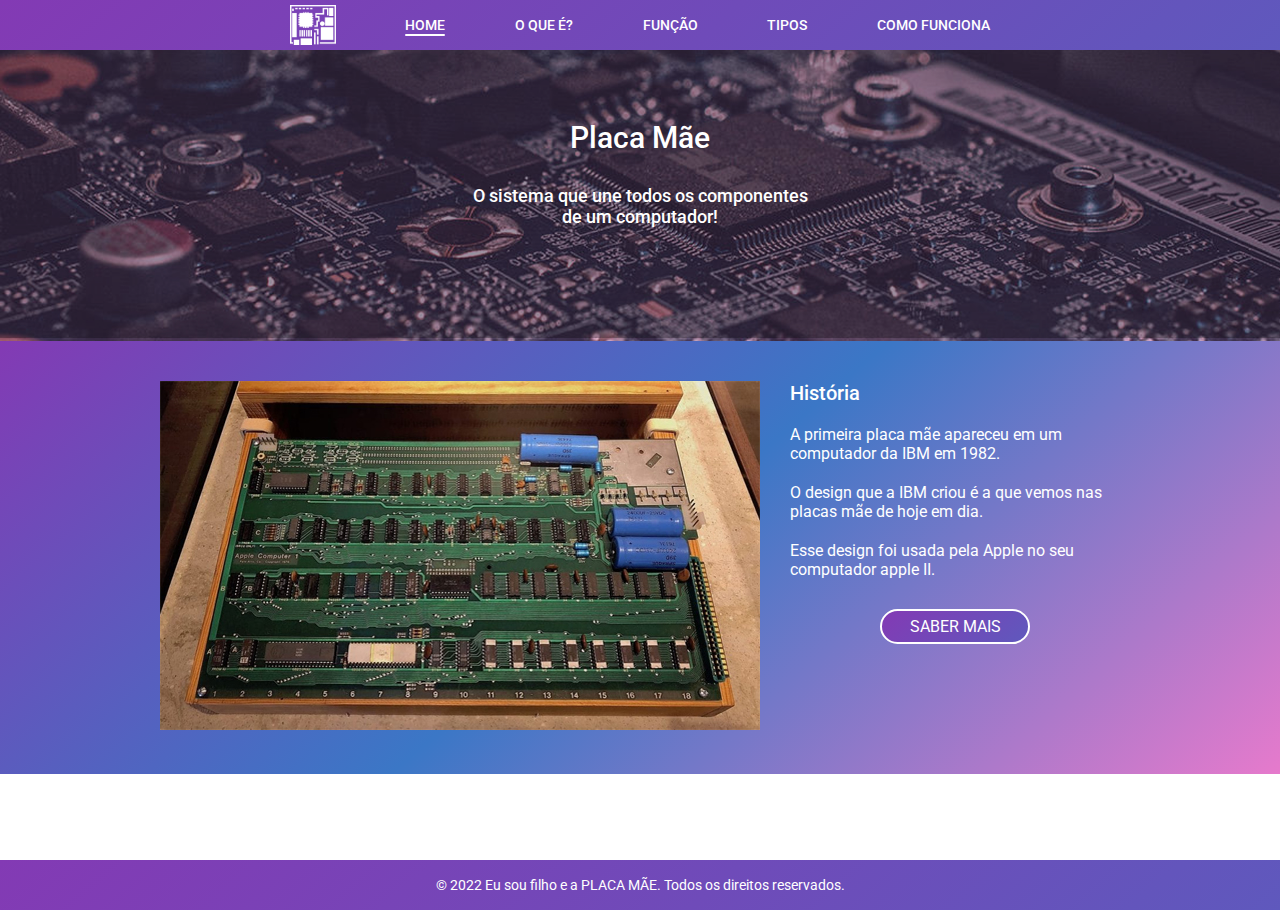
<file: index.html>
<!DOCTYPE html>
<html lang="pt-br">
   <head>
       <meta charset="utf-8"/>
       <title>Eu sou filho e a Placa Mãe</title>
       <link rel="stylesheet" type="text/css" href="css/style.css">
   </head>
   <body>
        <div class="nav bg-degrade">
            <div class="around-nav flex align-center content-space-between mg-0-auto">
                <div class="flex">
                    <img height="40" src="./images/logo-site.png" alt="LOGO" title="LOGO">
                </div>

                <div>
                    <a href="./index.html" class="flex fs-14 text-semi-bold color-white active">HOME</a>
                </div>

                <div>
                    <a href="./o-que-e.html" class="flex fs-14 text-semi-bold color-white">O QUE É?</a>
                </div>

                <div>
                    <a href="./funcao.html" class="flex fs-14 text-semi-bold color-white">FUNÇÃO</a>
                </div>

                <div>
                    <a href="./tipos.html" class="flex fs-14 text-semi-bold color-white">TIPOS</a>
                </div>

                <div>
                    <a href="./como-funciona.html" class="flex fs-14 text-semi-bold color-white">COMO FUNCIONA</a>
                </div>
            </div>
        </div>

        <div class="container">
            <div class="banner">
                <img class="img" src="./images/img1.jpg" alt="Placa Mãe">
                <div class="float-div flex content-center align-center flex-column">
                    <h1 class="text-semi-bold color-white fs-30 text-center mg-btm-30 mg-0-auto">Placa Mãe</h1>
                    <p class="fs-18 color-white text-center text-semi-bold mg-btm-40">O sistema que une todos os componentes <br> de um computador!</p>
                </div>
            </div>

            <div class="arround-block flex align-center content-center bg-degrade">
                <div class="midia-block flex mg-0-auto">
                    <div class="mg-rgt-30">
                       <img src="./images/historia.jpg"> 
                    </div>
    
                    <div class="text-block">
                        <p class="fs-20 mg-btm-20 color-white text-semi-bold">História</p>
                        <p class="fs-16 mg-btm-20 color-white">A primeira placa mãe apareceu em um computador da IBM em 1982.</p>
                        <p class="fs-16 mg-btm-20 color-white">O design que a IBM criou é a que vemos nas placas mãe de hoje em dia.</p>
                        <p class="fs-16 mg-btm-30 color-white">Esse design foi usada pela Apple no seu computador apple II.</p>
                        <a class="button bg-degrade color-white flex content-center align-center mg-0-auto" href="./o-que-e.html">SABER MAIS</a>
                    </div>
                </div>
            </div>
        </div>

        <div class="footer bg-degrade">
            <div class="around-footer flex align-center content-center mg-0-auto">
                <p class="fs-14 color-white">© 2022 Eu sou filho e a PLACA MÃE. Todos os direitos reservados.</p>
            </div>
        </div>
   </body>
</html>
</file>
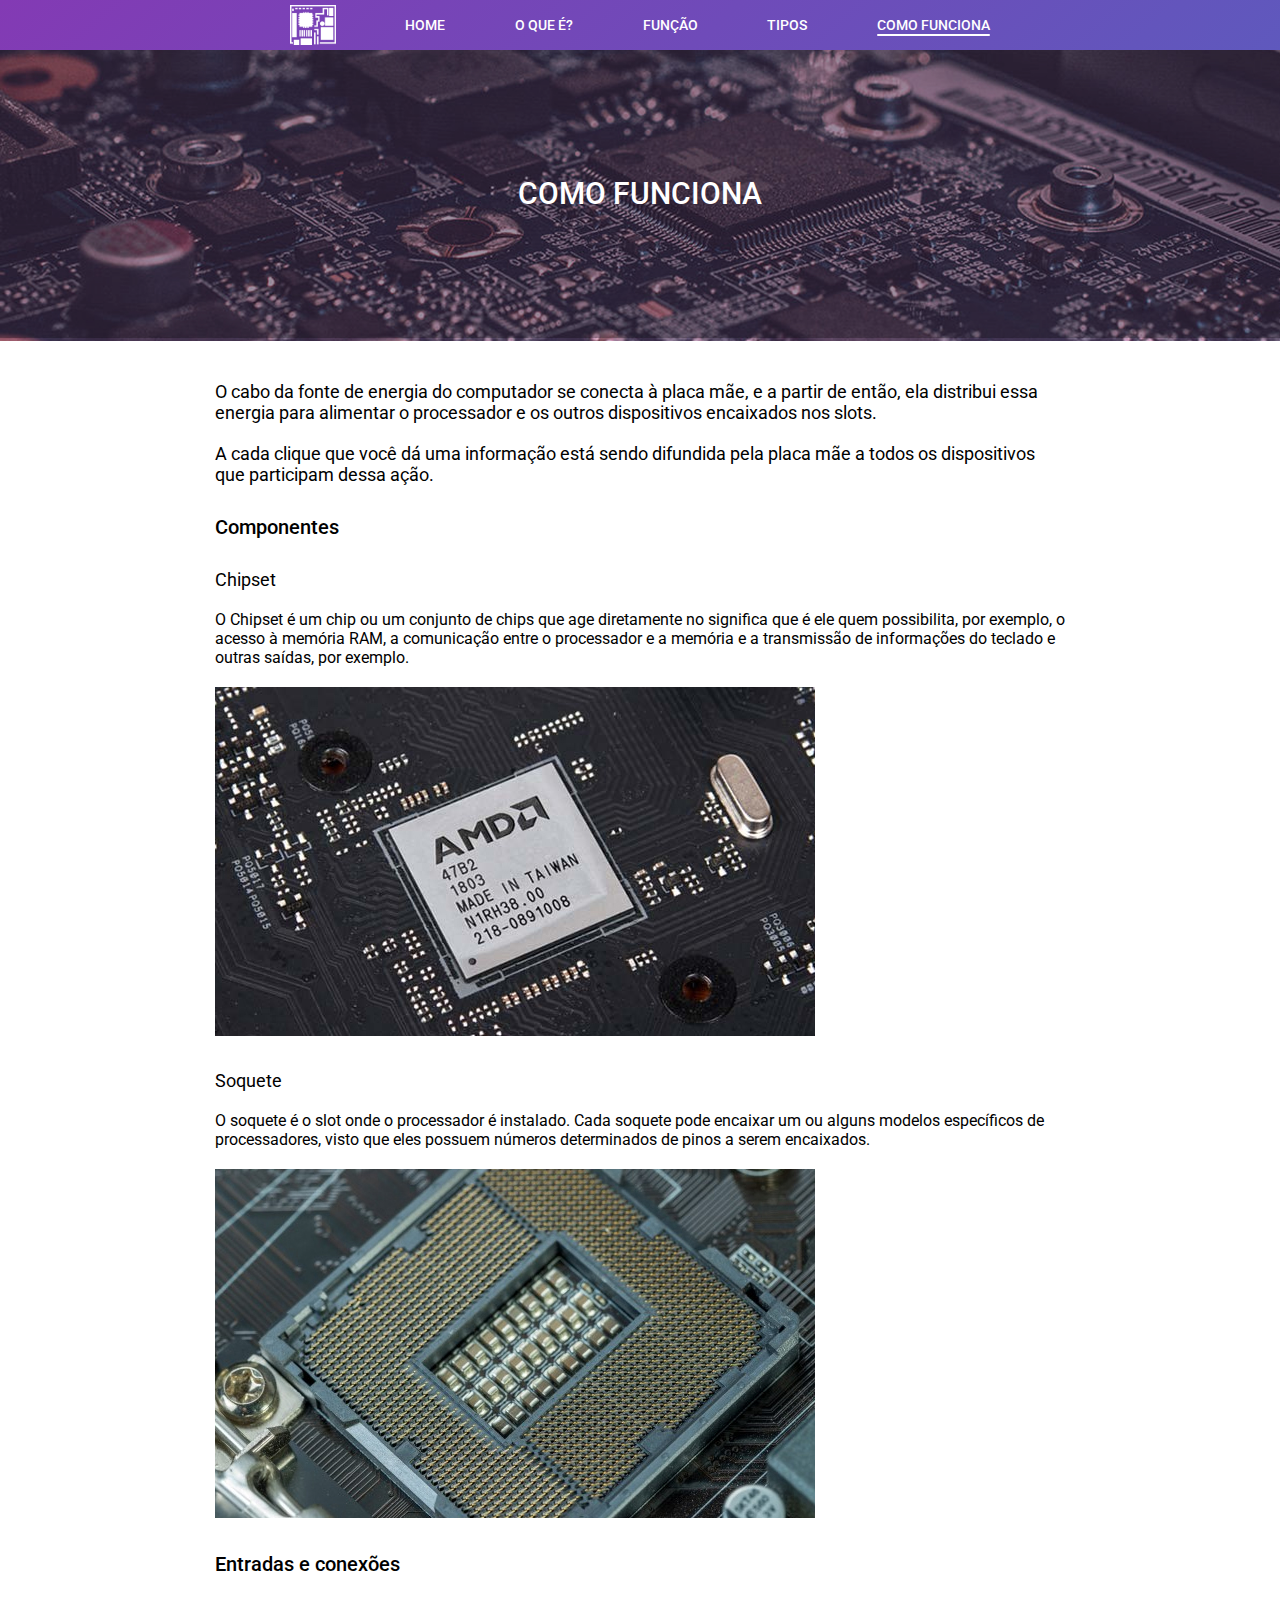
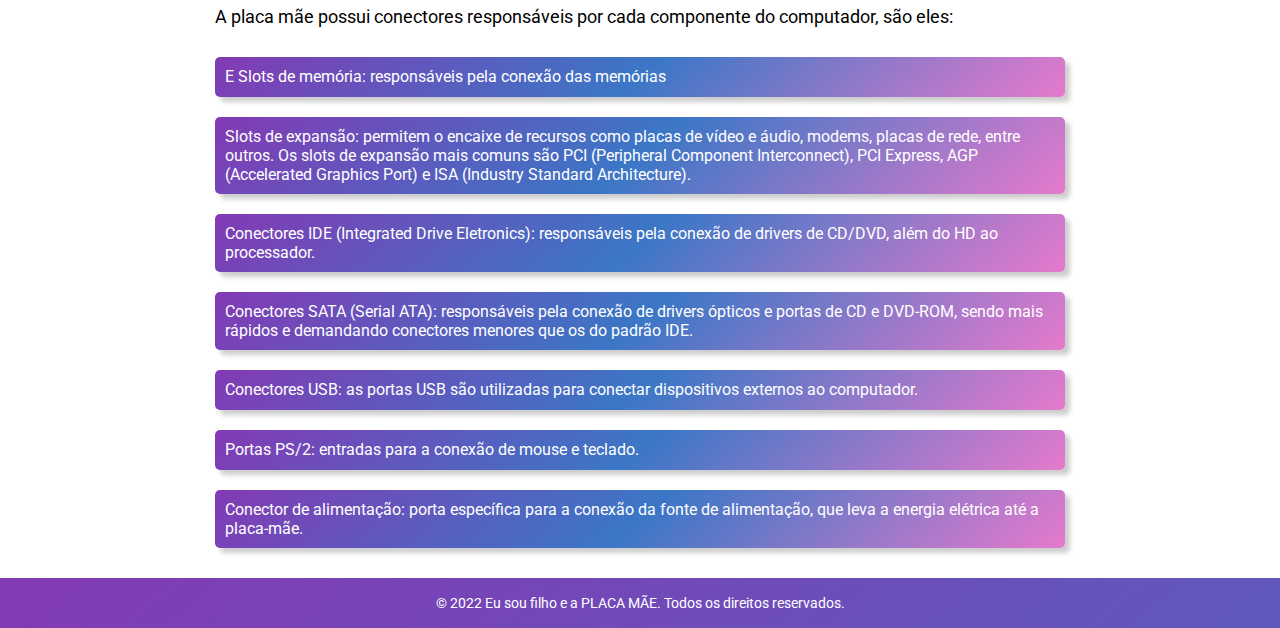
<file: como-funciona.html>
<!DOCTYPE html>
<html lang="pt-br">
   <head>
       <meta charset="utf-8"/>
       <title>Eu sou filho e a Placa Mãe</title>
       <link rel="stylesheet" type="text/css" href="css/slick.css"/>
       <link rel="stylesheet" type="text/css" href="css/slick-theme.css"/>
       <link rel="stylesheet" type="text/css" href="css/style.css">
   </head>
   <body>
        <div class="nav bg-degrade">
            <div class="around-nav flex align-center content-space-between mg-0-auto">
                <div class="flex">
                    <img height="40" src="./images/logo-site.png" alt="LOGO" title="LOGO">
                </div>

                <div>
                    <a href="./index.html" class="flex fs-14 text-semi-bold color-white">HOME</a>
                </div>

                <div>
                    <a href="./o-que-e.html" class="flex fs-14 text-semi-bold color-white">O QUE É?</a>
                </div>

                <div>
                    <a href="./funcao.html" class="flex fs-14 text-semi-bold color-white">FUNÇÃO</a>
                </div>

                <div>
                    <a href="./tipos.html" class="flex fs-14 text-semi-bold color-white">TIPOS</a>
                </div>

                <div>
                    <a href="./como-funciona.html" class="flex fs-14 text-semi-bold color-white active">COMO FUNCIONA</a>
                </div>
            </div>
        </div>

        <div class="container">
            <div class="banner-2 mg-btm-40">
                <img class="img" src="./images/img1.jpg" alt="Placa Mãe">
                <div class="float-div flex content-center align-center flex-column">
                    <h1 class="text-semi-bold color-white fs-30 text-center mg-0-auto">COMO FUNCIONA</h1>
                </div>
            </div>

            <div class="text-block mg-0-auto mg-btm-30">
                <p class="fs-18 mg-btm-20">O cabo da fonte de energia do computador se conecta à placa mãe, e a partir de então, ela distribui essa energia para alimentar o processador e os outros dispositivos encaixados nos slots.</p>

                <p class="fs-18">A cada clique que você dá uma informação está sendo difundida pela placa mãe a todos os dispositivos que participam dessa ação.</p>
            </div>

            <div class="text-block mg-0-auto mg-btm-30">
                <p class="fs-20 text-semi-bold">Componentes</p>
            </div>

            <div class="text-block mg-0-auto mg-btm-30">
                <p class="fs-18 mg-btm-20">Chipset</p>
                <p class="fs-16 mg-btm-20">O Chipset é um chip ou um conjunto de chips que age diretamente no significa que é ele quem possibilita, por exemplo, o acesso à memória RAM, a comunicação entre o processador e a memória e a transmissão de informações do teclado e outras saídas, por exemplo.</p>
                <img class="img" src="./images/chipset.jpg" alt="CHIPSET">
            </div>

            <div class="text-block mg-0-auto mg-btm-30">
                <p class="fs-18 mg-btm-20">Soquete</p>
                <p class="fs-16 mg-btm-20">O soquete é o slot onde o processador é instalado. Cada soquete pode
                    encaixar um ou alguns modelos específicos de processadores, visto que
                    eles possuem números determinados de pinos a serem encaixados.
                    </p>
                <img class="img" src="./images/soquete.jpg" alt="CHIPSET">
            </div>

            <div class="text-block mg-0-auto mg-btm-30">
                <p class="fs-20 text-semi-bold">Entradas e conexões</p>
            </div>

            <div class="text-block mg-0-auto mg-btm-30">
                <p class="fs-18 mg-btm-20">A placa mãe possui conectores responsáveis por cada componente do
                    computador, são eles:
                    </p>
            </div>

            <div class="caracteristicas mg-0-auto mg-btm-30">
                <div class="card-caracteristica bg-degrade mg-btm-20">
                    <p class="fs-16 color-white">E Slots de memória: responsáveis pela conexão das memórias</p>
                </div>

                <div class="card-caracteristica bg-degrade mg-btm-20">
                    <p class="fs-16 color-white">Slots de expansão: permitem o encaixe de recursos como placas
                        de vídeo e áudio, modems, placas de rede, entre outros. Os slots
                        de expansão mais comuns são PCI (Peripheral Component
                        Interconnect), PCI Express, AGP (Accelerated Graphics Port) e
                        ISA (Industry Standard Architecture).
                        </p>
                </div>

                <div class="card-caracteristica bg-degrade mg-btm-20">
                    <p class="fs-16 color-white">Conectores IDE (Integrated Drive Eletronics): responsáveis pela
                        conexão de drivers de CD/DVD, além do HD ao processador.</p>
                </div>

                <div class="card-caracteristica bg-degrade mg-btm-20">
                    <p class="fs-16 color-white">Conectores SATA (Serial ATA): responsáveis pela conexão de
                        drivers ópticos e portas de CD e DVD-ROM, sendo mais rápidos e
                        demandando conectores menores que os do padrão IDE.
                        </p>
                </div>

                <div class="card-caracteristica bg-degrade mg-btm-20">
                    <p class="fs-16 color-white">Conectores USB: as portas USB são utilizadas para conectar
                        dispositivos externos ao computador.
                        </p>
                </div>

                <div class="card-caracteristica bg-degrade mg-btm-20">
                    <p class="fs-16 color-white"> Portas PS/2: entradas para a conexão de mouse e teclado.
                    </p>
                </div>

                <div class="card-caracteristica bg-degrade">
                    <p class="fs-16 color-white"> Conector de alimentação: porta específica para a conexão da
                        fonte de alimentação, que leva a energia elétrica até a placa-mãe.</p>
                </div>
            </div>
        </div>

        <div class="footer bg-degrade">
            <div class="around-footer flex align-center content-center mg-0-auto">
                <p class="fs-14 color-white">© 2022 Eu sou filho e a PLACA MÃE. Todos os direitos reservados.</p>
            </div>
        </div>

        <script type="text/javascript" src="./js/jquery-1.11.0.min.js"></script>
        <script type="text/javascript" src="./js/jquery-migrate-1.2.1.min.js"></script>
        <script type="text/javascript" src="./js/slick.js"></script>
      
        <script type="text/javascript">
          $(document).ready(function(){
            $('.slider').slick({
                infinite: true,
                autoplay: true,
                autoplaySpeed: 1000,
            });
          });
        </script>
   </body>
</html>
</file>
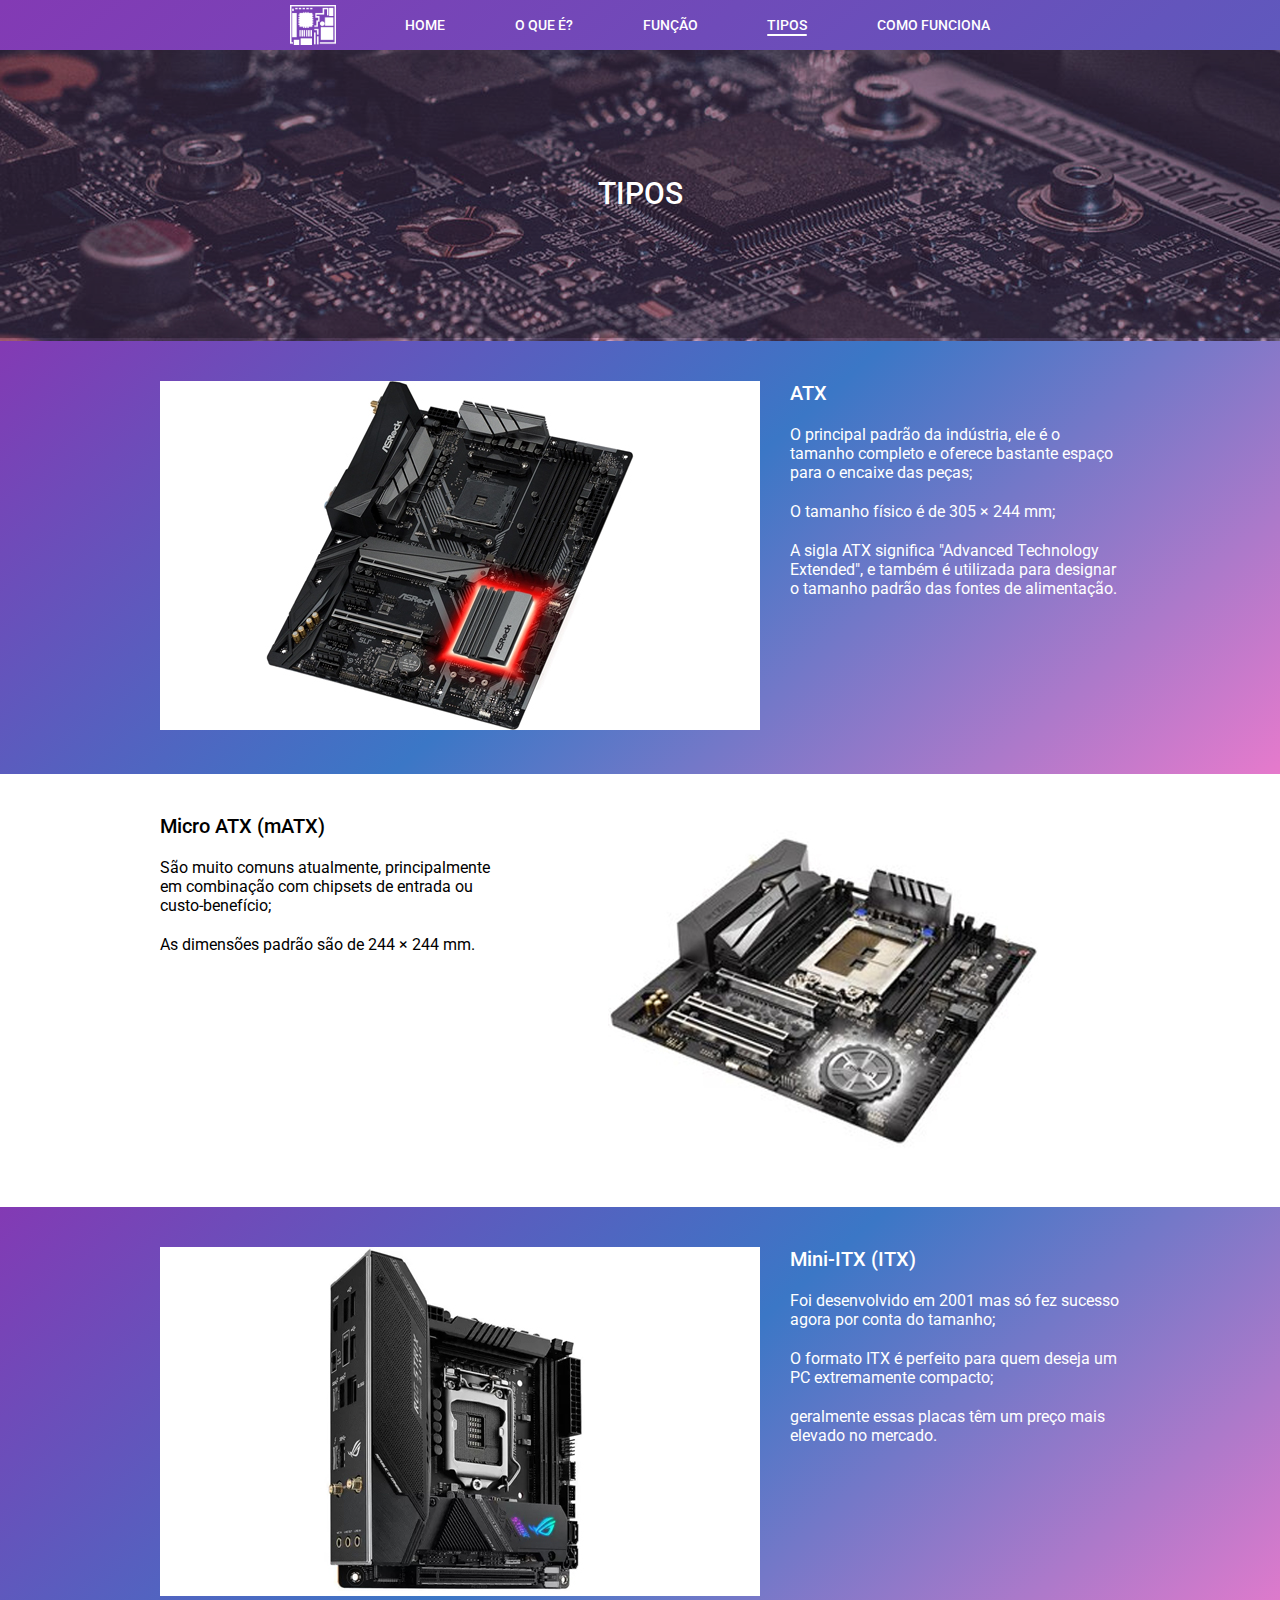
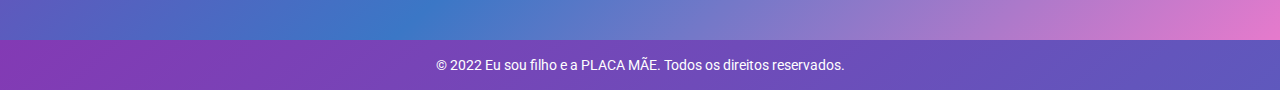
<file: tipos.html>
<!DOCTYPE html>
<html lang="pt-br">
   <head>
       <meta charset="utf-8"/>
       <title>TIPOS</title>
       <link rel="stylesheet" type="text/css" href="css/style.css">
   </head>
   <body>
        <div class="nav bg-degrade">
            <div class="around-nav flex align-center content-space-between mg-0-auto">
                <div class="flex">
                    <img height="40" src="./images/logo-site.png" alt="LOGO" title="LOGO">
                </div>

                <div>
                    <a href="./index.html" class="flex fs-14 text-semi-bold color-white">HOME</a>
                </div>

                <div>
                    <a href="./o-que-e.html" class="flex fs-14 text-semi-bold color-white">O QUE É?</a>
                </div>

                <div>
                    <a href="./funcao.html" class="flex fs-14 text-semi-bold color-white">FUNÇÃO</a>
                </div>

                <div>
                    <a href="./tipos.html" class="flex fs-14 text-semi-bold color-white active">TIPOS</a>
                </div>

                <div>
                    <a href="./como-funciona.html" class="flex fs-14 text-semi-bold color-white">COMO FUNCIONA</a>
                </div>
            </div>
        </div>

        <div class="container">
            <div class="banner-2">
                <img class="img" src="./images/img1.jpg" alt="Placa Mãe">
                <div class="float-div flex content-center align-center flex-column">
                    <h1 class="text-semi-bold color-white fs-30 text-center mg-0-auto">TIPOS</h1>
                </div>
            </div>

            <div class="arround-block flex align-center content-center bg-degrade">
                <div class="midia-block flex mg-0-auto">
                    <div class="mg-rgt-30">
                       <img src="./images/atx.jpg"> 
                    </div>
    
                    <div class="text-block">
                        <p class="fs-20 mg-btm-20 color-white text-semi-bold">ATX</p>
                        <p class="fs-16 mg-btm-20 color-white">O principal padrão da indústria, ele é o tamanho completo e oferece bastante espaço para o encaixe das peças;</p>
                        <p class="fs-16 mg-btm-20 color-white">O tamanho físico é de 305 × 244 mm;</p>
                        <p class="fs-16 mg-btm-30 color-white">A sigla ATX significa "Advanced Technology Extended", e também é utilizada para designar o tamanho padrão das fontes de alimentação.</p>
                    </div>
                </div>
            </div>

            <div class="arround-block flex align-center content-center">
                <div class="midia-block flex mg-0-auto">    
                    <div class="text-block mg-rgt-30">
                        <p class="fs-20 mg-btm-20 text-semi-bold">Micro ATX (mATX)</p>
                        <p class="fs-16 mg-btm-20">São muito comuns atualmente, principalmente em combinação com chipsets de entrada ou custo-benefício;</p>
                        <p class="fs-16 mg-btm-20">As dimensões padrão são de 244 × 244 mm.</p>
                    </div>

                    <div>
                        <img src="./images/micro-atx.jpg"> 
                     </div>
                </div>
            </div>

            
            <div class="arround-block flex align-center content-center bg-degrade">
                <div class="midia-block flex mg-0-auto">
                    <div class="mg-rgt-30">
                       <img src="./images/mini-itx.jpg"> 
                    </div>
    
                    <div class="text-block">
                        <p class="fs-20 mg-btm-20 color-white text-semi-bold">Mini-ITX (ITX)</p>
                        <p class="fs-16 mg-btm-20 color-white">Foi desenvolvido em 2001 mas só fez sucesso agora por conta do tamanho;</p>
                        <p class="fs-16 mg-btm-20 color-white">O formato ITX é perfeito para quem deseja um PC extremamente compacto;</p>
                        <p class="fs-16 mg-btm-30 color-white">geralmente essas placas têm um preço mais elevado no mercado.</p>
                    </div>
                </div>
            </div>
        </div>

        <div class="footer bg-degrade">
            <div class="around-footer flex align-center content-center mg-0-auto">
                <p class="fs-14 color-white">© 2022 Eu sou filho e a PLACA MÃE. Todos os direitos reservados.</p>
            </div>
        </div>
   </body>
</html>
</file>
<file: css/style.css>
/* FONTS */ 

@import url('https://fonts.googleapis.com/css2?family=Roboto:ital,wght@0,100;0,300;0,400;0,500;0,700;0,900;1,100;1,300;1,400;1,500;1,700;1,900&display=swap');

/***************** Variables *****************/
:root { 
    --title: 20px;
    --sub-title: 18px;
    --text: 14px;
    --text-center: center;
    
    --text-color: #000;

    /* --degrade: linear-gradient(139deg, rgba(131,58,180,1) 0%, rgba(253,29,29,1) 50%, rgba(252,176,69,1) 100%); */
    --degrade: linear-gradient(139deg, rgba(131,58,180,1) 0%, rgba(59,119,198,1) 50%, rgba(230,122,204,1) 100%);
    --grey: #F1F1F1;
    --green: #007B8B;
    --orange: #F68C51;
    --yellow: #EBB424;
}
/***************** Animations *****************/
@keyframes fadeIn {
    from { opacity: 0; }
    to { opacity: 1; }
}
@-webkit-keyframes fadeIn {
    from { opacity: 0; }
    to { opacity: 1; }
}
@keyframes gradient {
	0% {
		background-position: 0% 50%;
	}
	50% {
		background-position: 100% 50%;
	}
	100% {
		background-position: 0% 50%;
	}
}
/***************** Templates *****************/
.bg-white {
    background-color: #FFF;
}
.bg-grey {
    background-color: var(--grey);
}
.bg-green {
    background-color: var(--green);
}
.bg-orange {
    background-color: var(--orange);
}
.bg-yellow {
    background-color: var(--yellow);
}
.bg-degrade {
    background: var(--degrade);
}

.color-white {
    color: #FFF;
}
.color-grey {
    color: var(--grey);
}
.color-green {
    color: var(--green);
}
.color-orange {
    color: var(--orange);
}
.color-yellow {
    color: var(--yellow);
}

.width-100 {
    width: 100%;
}
.height-100 {
    height: 100%;
}

.fs-30 {
    font-size: 30px !important;
}
.fs-20 {
    font-size: var(--title) !important;
}
.fs-18 {
    font-size: var(--sub-title) !important;
}
.fs-14 {
    font-size: var(--text) !important;
}
.fs-12 {
    font-size: 12px !important;
}
.fs-11 {
    font-size: 11px !important;
}
.fs-10 {
    font-size: 10px !important;
}
.arround-block {
    padding: 40px;
}
.text-block {
    max-width: 850px;
}
.midia-block {
    max-width: 980px;
    padding: 0px 10px;
}
.container .button {
    width: 150px;
    height: 35px;
    border-radius: 20px;
    background-size: 400% 400%;
    animation: gradient 10s ease infinite;
    text-decoration: none;
    border: 2px solid;
}
.text {
    font-weight: 400;
    font-size: var(--text);
    line-height: 20px;
}
.text-center {
    text-align: center;
}
.text-lighter {
    font-weight: lighter !important;
}
.text-semi-bold {
    font-weight: 500 !important;
}
.text-bold {
    font-weight: 600 !important;
}
.hiper-link {
    text-decoration: underline !important;
    font-size: var(--text);
}

.mg-0-auto {
    margin: 0 auto;
}
.mg-btm-0 {
    margin-bottom: 0px !important;
}
.mg-btm-5 {
    margin-bottom: 5px !important;
}
.mg-btm-10 {
    margin-bottom: 10px !important;
}
.mg-btm-20 {
    margin-bottom: 20px !important;
}
.mg-btm-30 {
    margin-bottom: 30px !important;
}
.mg-btm-40 {
    margin-bottom: 40px !important;
}
.mg-btm-70 {
    margin-bottom: 70px !important;
}

.mg-rgt-0 {
    margin-right: 0px !important;
}
.mg-rgt-1 {
    margin-right: 1% !important;
}
.mg-rgt-5 {
    margin-right: 5px !important;
}
.mg-rgt-10 {
    margin-right: 10px !important;
}
.mg-rgt-20 {
    margin-right: 20px !important;
}
.mg-rgt-30 {
    margin-right: 30px !important;
}
.mg-rgt-40 {
    margin-right: 40px !important;
}
.mg-rgt-70 {
    margin-right: 70px !important;
}

.mg-top-0 {
    margin-top: 0px !important;
}
.mg-top-1 {
    margin-top: 1% !important;
}
.mg-top-5 {
    margin-top: 5px !important;
}
.mg-top-10 {
    margin-top: 10px !important;
}
.mg-top-20 {
    margin-top: 20px !important;
}
.mg-top-30 {
    margin-top: 30px !important;
}
.mg-top-40 {
    margin-top: 40px !important;
}
.mg-top-70 {
    margin-top: 70px !important;
}

.flex {
    display: flex;
}
.row-wrap {
    flex-flow: row wrap;
}
.content-space-between {
    justify-content: space-between;
}
.content-center {
    justify-content: center;
}
.content-end {
    justify-content: end;
}
.align-center {
    align-items: center;
}
.flex-column {
    flex-direction: column;
}
.row-wrap {
    flex-flow: row wrap;
}

* {
    margin: 0;
    padding: 0;
    box-sizing: border-box;
    font-family: "Roboto";
}

.nav {
    height: 50px;
    background-size: 400% 400%;
    animation: gradient 10s ease infinite;
}
.nav .around-nav {
    max-width: 700px;
    height: 100%;
}
.nav .around-nav a {
    text-decoration: none;
    transition: ease-in-out 0.3s;
    position: relative;
}
.nav .around-nav a:hover {
    color: #000;
}
.nav .around-nav a.active::before {
    content: '';
    height: 2px;
    width: 100%;
    position: absolute;
    background-color: #fff;
    bottom: -3px;
    border-radius: 5px; 
}

.footer {
    height: 50px;
    background-size: 400% 400%;
    animation: gradient 10s ease infinite;
}
.footer .around-footer {
    max-width: 700px;
    height: 100%;
}

.container {
    width: 100%;
    min-height: 90vh;
}

.container .banner, .container .banner-2 {
    position: relative;
    overflow: hidden;
    display: flex;
}
.container .banner .img {
    width: 100%;
    /* height: 100vh; */
}
.container .banner-2 .img {
    width: 100%;
    /* height: 100vh; */
}
.container .banner .float-div, .container .banner-2 .float-div {
    min-width: 100%;
    height: 99%;
    position: absolute;
    top: 0;
    background-color: rgb(0 0 0 / 28%);
}
.container .cards-block {
    max-width: 850px;
}
.container .cards-block .card {
    background-size: 400% 400%;
    animation: gradient 10s ease infinite;
    box-shadow: 5px 5px 5px rgb(0 0 0 / 20%);
    width: 260px;
    height: 270px;
    border-radius: 5px;
    padding: 10px;
}
.container .cards-block .card img {
    width: 100%;
    height: 200px;
}
.container .cards-block .card p {
    text-transform: uppercase;
    height: 40px;
    display: flex;
    align-items: center;
}
.container .slider {
    max-width: 850px;
    border-radius: 5px;
}
.container .slider .slide img {
    border-radius: 5px;
}
.container .caracteristicas {
    max-width: 850px;
}
.container .caracteristicas .card-caracteristica {
    padding: 10px;
    min-height: 40px;
    border-radius: 5px;
    box-shadow: 5px 5px 5px rgb(0 0 0 / 20%);
}
</file>
